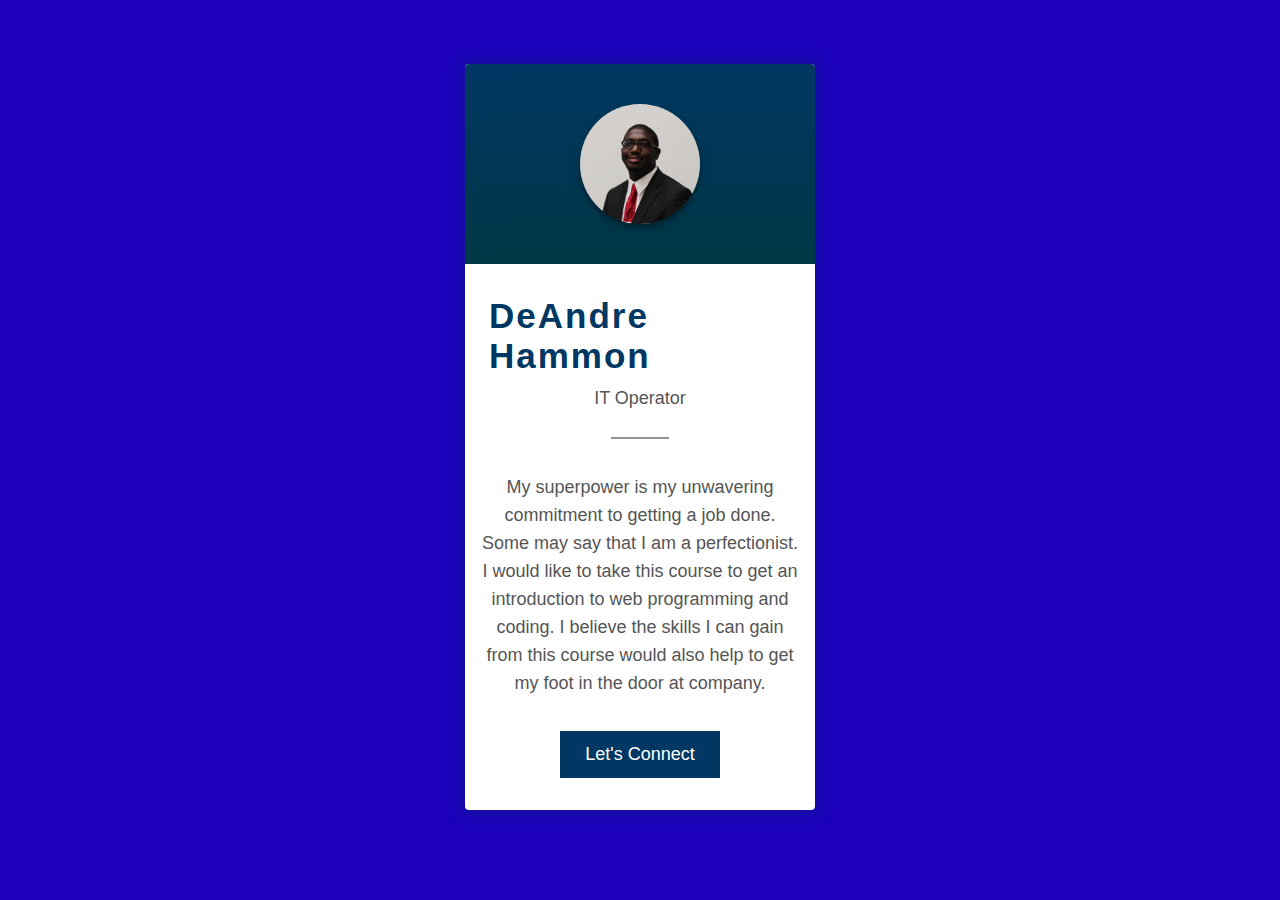
<file: Hammon-profile/index.html>
<!DOCTYPE html>
<html>
    <head>
        <title> Profile Card</title>
        <link rel="stylesheet" href="style.css">
    </head>
    <body>
        <div class="card">
            <div class="profile">
                <div class="profile-pic">
                    <img src="Profile-Picture.jpg" alt="Professional Profile Picture">
                </div>
            </div>
          <div class="info">
            <div class="name">DeAndre Hammon</div>
            <div class="profession">IT Operator</div>
            <div class="divider"></div>
            <div class="bio">
               <p> My superpower is my unwavering commitment to getting a job done. Some may say that I am a perfectionist. I would like to take this course to get an introduction to web programming and coding. I believe the skills I can gain from this course would also help to get my foot in the door at company.
           </div>
           <div class="button">
             <a href="mailto:deandrehammon@gmail.com" target="_blank">Let's Connect</a>
             </div>
   </div>
 </div>
    </body>
</html>
</file>
<file: Hammon-profile/style.css>
body {
    background-color: #1c00bc;
}.card {
    background-color: #fff;
    margin: 4rem auto;
    border-radius: 4px;
    box-shadow: 0 0 15px 5px rgba(0, 55, 99, 0.3);
    display: flex;
    flex-direction: column;
    max-width: 350px;
}.profile {
    border-radius:4px 4px 0px 0px;
    background-image: 
    linear-gradient(rgba(0, 55, 99, 0.55), rgba(0, 55, 0, 0.3)),
    url("http://tech901.org/wp-content/uploads/2018/08/slider-background-e1552578493505.png");
    background-position: center center;
    background-size: cover;
    background-color:#003763
}.profile-pic img {border-radius: 50%; width:200px;height:200px;
    transform: scale(0.6);
    box-shadow: 0 10px 20px rgba(0,0,0,0.19), 0 6px 6px rgba(0,0,0,0.23);
}.profile-pic {
    display: flex;
    justify-content:center
}.info {
    padding: 1rem;
    display: flex;
    flex-direction: column;
    flex-wrap: wrap;
    align-items: center;}
    .name {
        font-family: "Raleway", sans-serif;
        font-size: 35px;
        color: #003763;
        padding: 1rem 0 0 0.5rem;
        letter-spacing: 2px;
        font-weight: 600;
    }
    .profession {
        font-family:"Lato", sans-serif;
        font-size: 18px;
        padding: .75rem;
        color: #555555;
        text-align:center;
    } .divider {
        background-color: #949594;
        height: 1.9px;
        width: 58px;
        margin: 1rem auto;
        text-align:center;
    }.bio {
        display: flex;
        flex-wrap: wrap;
        font-family: "Lato", sans-serif;
        font-size: 18px;
        color: #555555;
        text-align: center;
        line-height: 28px;
    }.button {
        font-family: "Lato", sans-serif;
        background-color: #003763;
        color: #fff;
        border: none;
        font-size: 18px;
        margin: 1rem 0;
        padding: 13px 25px;
    }
    
    .button a {
        color: #fff;
        text-decoration: none;
    }.profile-pic:hover {
        transform: scale(1.8);
        transition: 1s;
    }
</file>
